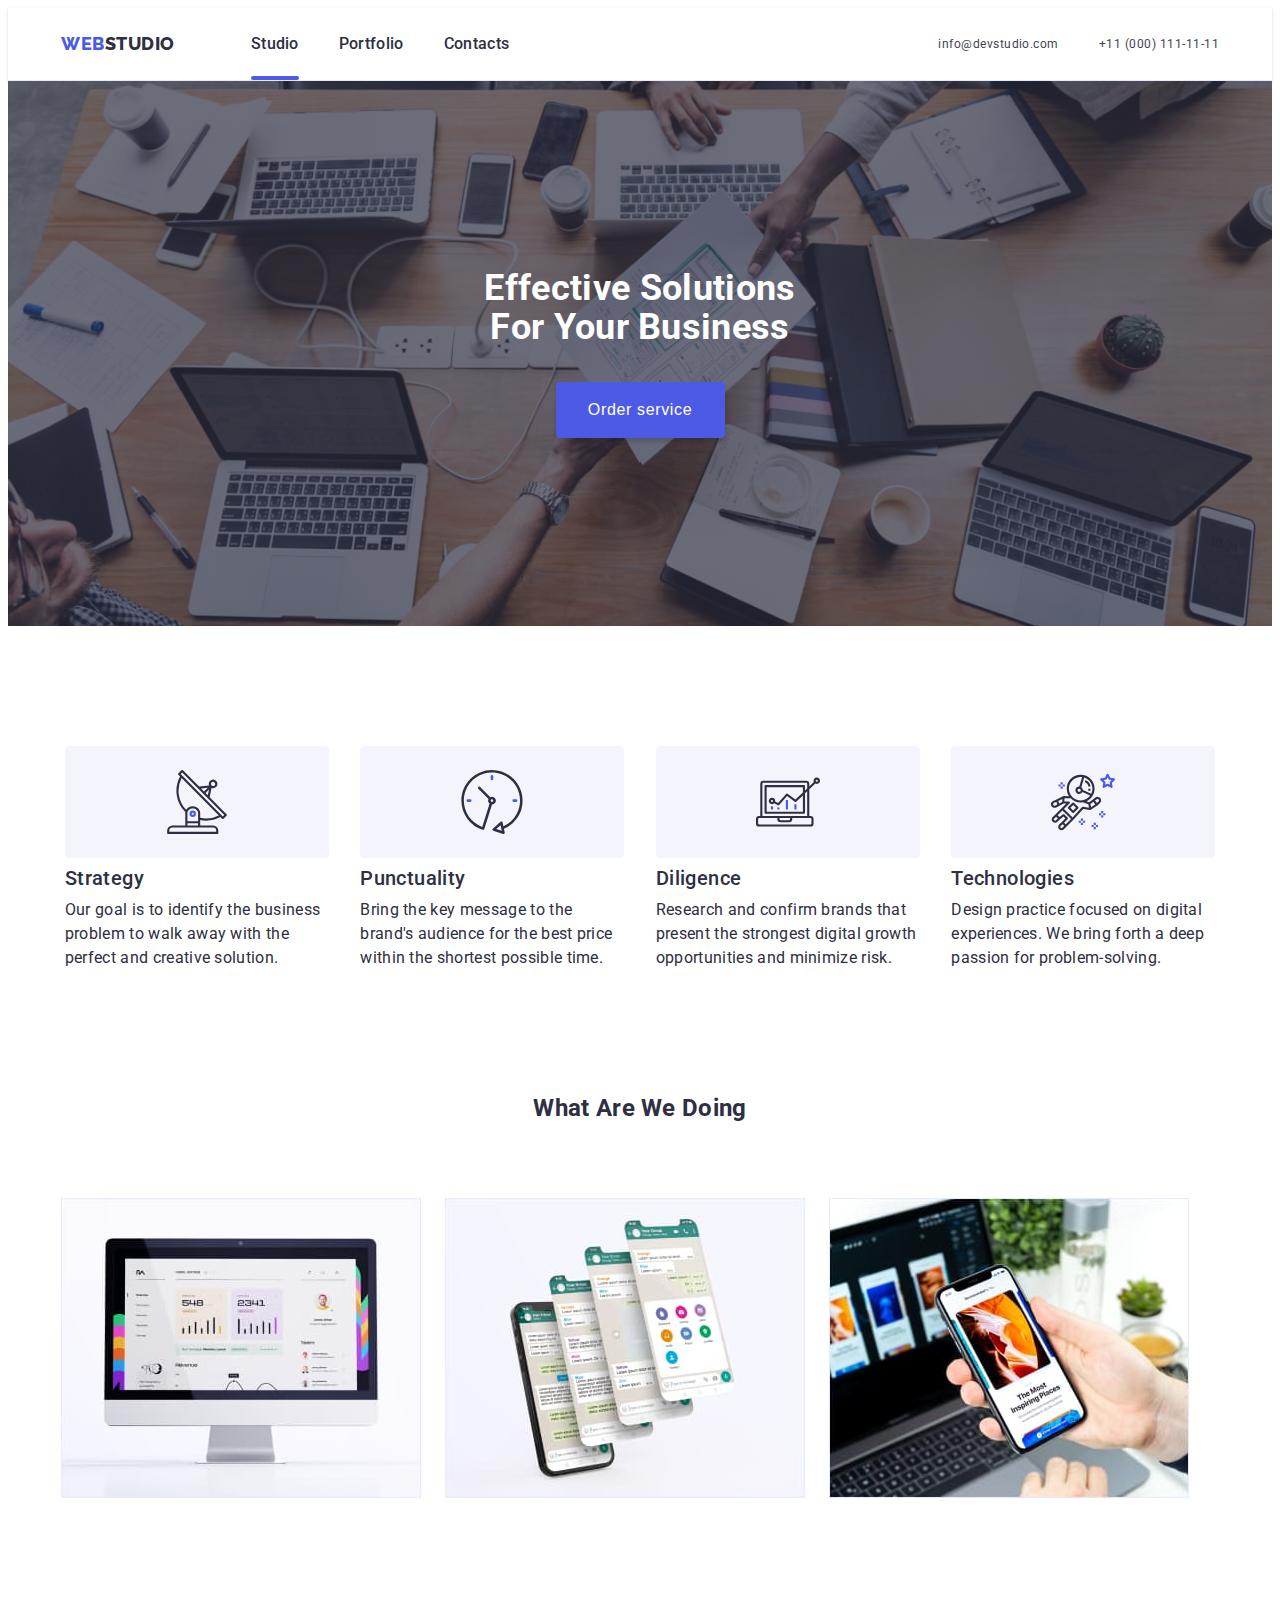
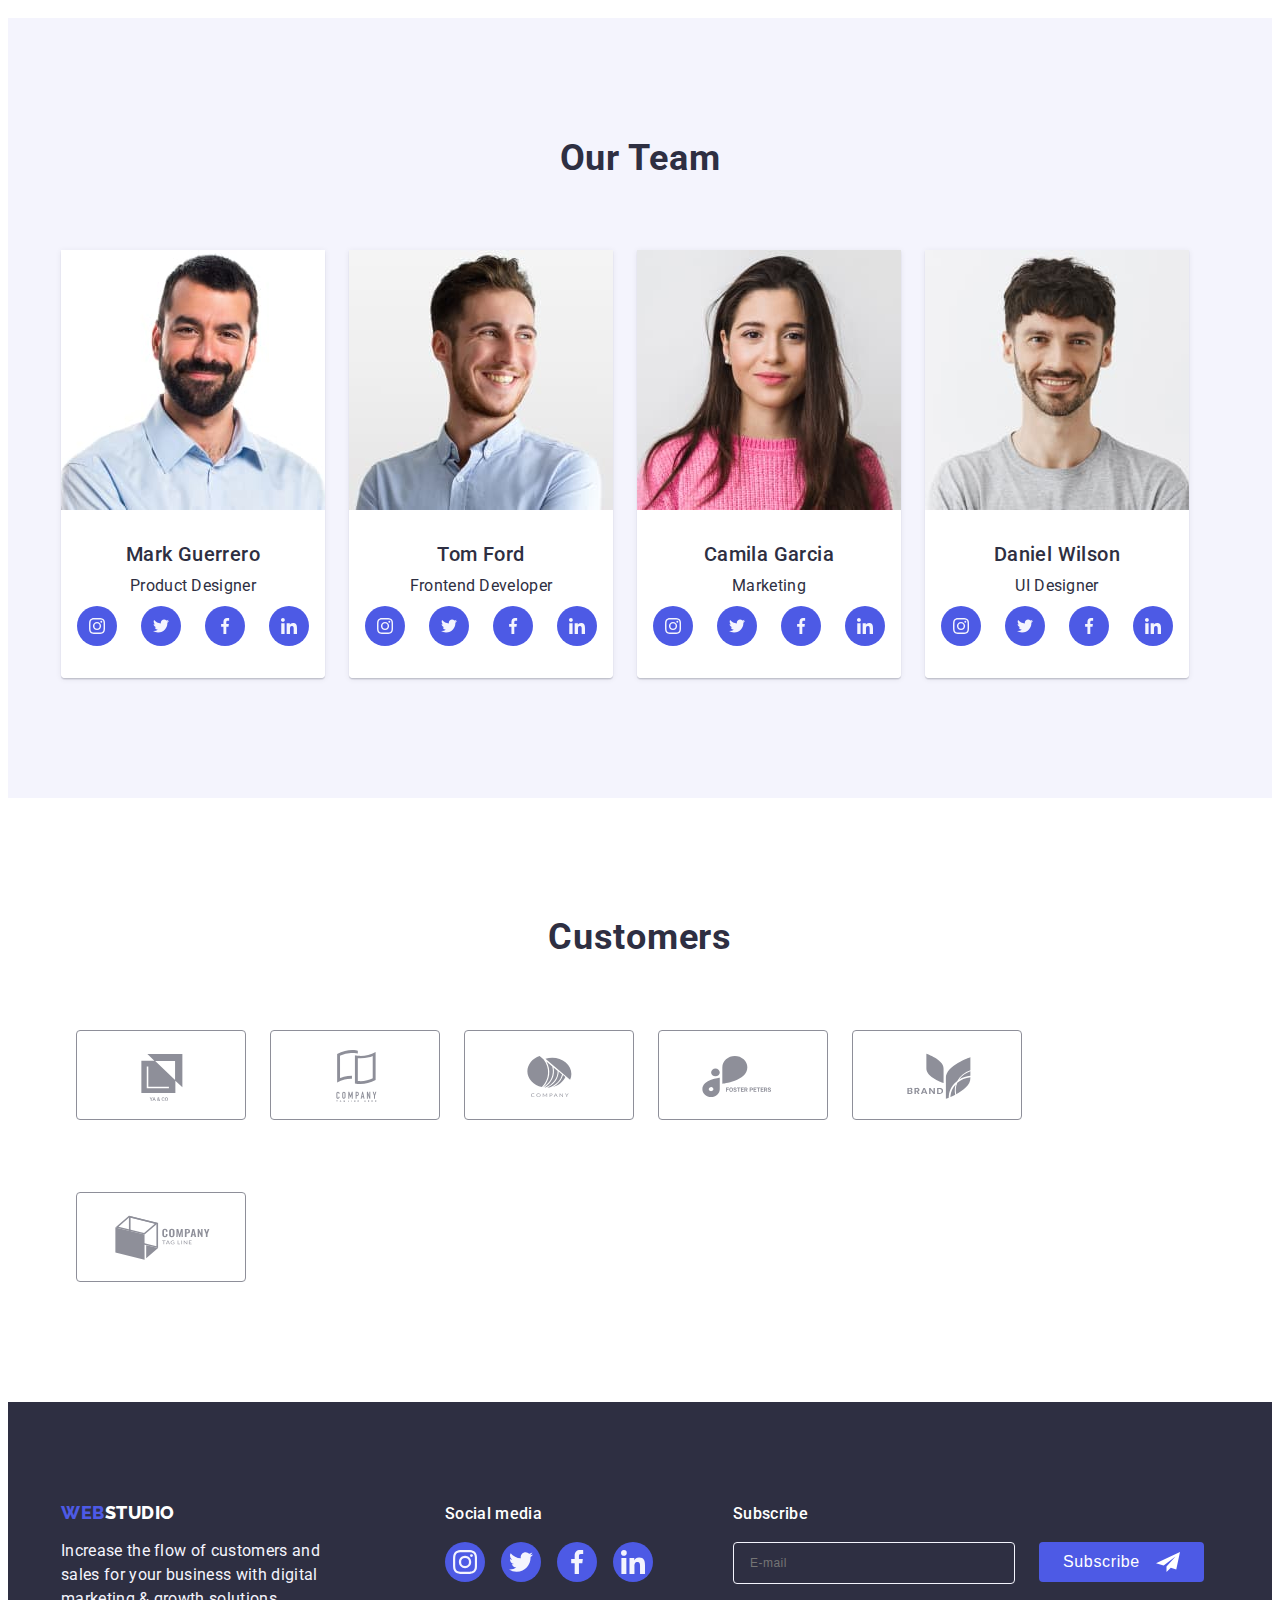
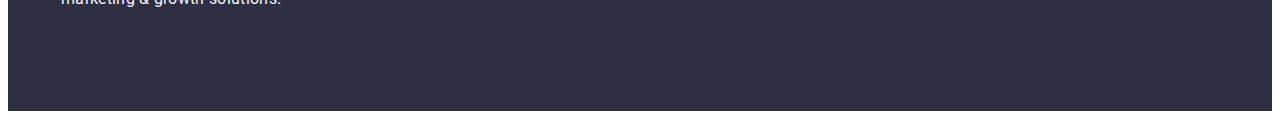
<file: index.html>
<!DOCTYPE html>
<html lang="en">
  <head>
    <meta charset="UTF-8" />
    <meta name="viewport" content="width=device-width, initial-scale=1.0" />
    <title>WebStudio</title>
    <link rel="preconnect" href="https://fonts.googleapis.com" />
    <link rel="preconnect" href="https://fonts.gstatic.com" crossorigin />
    <link
      href="https://fonts.googleapis.com/css2?family=Raleway:wght@800&family=Roboto:wght@400;500;700;900&display=swap"
      rel="stylesheet"
    />
    <link
      rel="stylesheet"
      href="https://cdnjs.cloudflare.com/ajax/libs/modern-normalize/2.0.0/modern-normalize.min.css"
      integrity="sha512-4xo8blKMVCiXpTaLzQSLSw3KFOVPWhm/TRtuPVc4WG6kUgjH6J03IBuG7JZPkcWMxJ5huwaBpOpnwYElP/m6wg=="
      crossorigin="anonymous"
      referrerpolicy="no-referrer"
    />
    <link rel="stylesheet" href="./css/styles.css" />
  </head>
  <body>
    <header class="header">
      <div class="container header-flex-container">
        <nav class="header-nav">
          <a class="logo" href="./index.html">web<span class="logo-dark">studio</span></a>
          <ul class="header-nav-list">
            <li class="header-nav-item">
              <a class="header-nav-link current" href="#">Studio</a>
            </li>
            <li class="header-nav-item">
              <a class="header-nav-link" href="./portfolio.html">Portfolio</a>
            </li>
            <li class="header-nav-item">
              <a class="header-nav-link" href="#">Contacts</a>
            </li>
          </ul>
        </nav>
        <ul class="header-contact-list">
          <li class="header-contact-item">
            <a class="header-contact-link" href="mailto:info@devstudio.com">info@devstudio.com</a>
          </li>
          <li class="header-contact-item">
            <a class="header-contact-link" href="tel:+110001111111">+11 (000) 111-11-11</a>
          </li>
        </ul>
        <button class="header-button-burger-menu">
          <svg class="header-svg-mobile-menu" width="32" height="22">
            <use href="./images/svg/sprite.svg#icon-burger"></use>
          </svg>
        </button>
      </div>
      <div class="mobile-menu" hidden>
        <div class="container mobile-menu-container">
          <button class="close-button">
            <svg width="8" height="8">
              <use href="./images/svg/sprite.svg#icon-modal-close"></use>
            </svg>
          </button>
          <ul class="mobile-menu-nav-list">
            <li class="mobile-menu-nav-item">
              <a class="mobile-menu-nav-link" href="#">Studio</a>
            </li>
            <li class="mobile-menu-nav-item">
              <a class="mobile-menu-nav-link" href="#">Portfolio</a>
            </li>
            <li class="mobile-menu-nav-item">
              <a class="mobile-menu-nav-link" href="#">Contacts</a>
            </li>
          </ul>
          <ul class="mobile-menu-contact-list">
            <li class="mobile-menu-contact-item">
              <a class="mobile-menu-contact-tel" href="tel:+110001111111">+11 (000) 111-11-11</a>
            </li>
            <li class="mobile-menu-contact-item">
              <a class="mobile-menu-contact-mail" href="mailto:info@devstudio.com"
                >info@devstudio.com</a
              >
            </li>
          </ul>
          <ul class="social-list">
            <li class="social-item">
              <a href="#" class="social-link" target="_blank" rel="noopener noreferrer nofollow">
                <svg class="social-svg" width="24" height="24">
                  <use href="./images/svg/sprite.svg#icon-instagram"></use>
                </svg>
              </a>
            </li>
            <li class="social-item">
              <a href="#" class="social-link" target="_blank" rel="noopener noreferrer nofollow">
                <svg class="social-svg" width="24" height="24">
                  <use href="./images/svg/sprite.svg#icon-twitter"></use>
                </svg>
              </a>
            </li>
            <li class="social-item">
              <a href="#" class="social-link" target="_blank" rel="noopener noreferrer nofollow">
                <svg class="social-svg" width="24" height="24">
                  <use href="./images/svg/sprite.svg#icon-facebook"></use>
                </svg>
              </a>
            </li>
            <li class="social-item">
              <a href="#" class="social-link" target="_blank" rel="noopener noreferrer nofollow">
                <svg class="social-svg" width="24" height="24">
                  <use href="./images/svg/sprite.svg#icon-linkedin"></use>
                </svg>
              </a>
            </li>
          </ul>
        </div>
      </div>
    </header>
    <main>
      <section class="hero-section">
        <div class="container">
          <h1 class="hero-title">Effective Solutions for Your Business</h1>
          <button class="hero-btn" type="button">Order service</button>
        </div>
      </section>
      <section class="principles-section">
        <div class="container">
          <h2 class="principles-title">Basic operating principles</h2>
          <ul class="principles-list">
            <li class="principles-item">
              <div class="principles-icon-container">
                <svg class="principles-svg" width="64" height="64">
                  <use class="principles-icon" href="./images/svg/sprite.svg#icon-antenna"></use>
                </svg>
              </div>
              <h3 class="principles-subtitle">Strategy</h3>
              <p class="principles-text">
                Our goal is to identify the business problem to walk away with the perfect and
                creative solution.
              </p>
            </li>
            <li class="principles-item">
              <div class="principles-icon-container">
                <svg class="principles-svg" width="64" height="64">
                  <use class="principles-icon" href="./images/svg/sprite.svg#icon-clock"></use>
                </svg>
              </div>
              <h3 class="principles-subtitle">Punctuality</h3>
              <p class="principles-text">
                Bring the key message to the brand's audience for the best price within the shortest
                possible time.
              </p>
            </li>
            <li class="principles-item">
              <div class="principles-icon-container">
                <svg class="principles-svg" width="64" height="64">
                  <use class="principles-icon" href="./images/svg/sprite.svg#icon-diagram"></use>
                </svg>
              </div>
              <h3 class="principles-subtitle">Diligence</h3>
              <p class="principles-text">
                Research and confirm brands that present the strongest digital growth opportunities
                and minimize risk.
              </p>
            </li>
            <li class="principles-item">
              <div class="principles-icon-container">
                <svg class="principles-svg" width="64" height="64">
                  <use class="principles-icon" href="./images/svg/sprite.svg#icon-astronaut"></use>
                </svg>
              </div>
              <h3 class="principles-subtitle">Technologies</h3>
              <p class="principles-text">
                Design practice focused on digital experiences. We bring forth a deep passion for
                problem-solving.
              </p>
            </li>
          </ul>
        </div>
      </section>
      <section class="service-section">
        <div class="container">
          <h2 class="service-title">What are we doing</h2>
          <ul class="service-list">
            <li class="service-item">
              <img
                src="./images/desktop/service1.jpg"
                alt="images of our work"
                width="360"
                height="300"
              />
            </li>
            <li class="service-item">
              <img
                src="./images/desktop/service2.jpg"
                alt="images of our work"
                width="360"
                height="300"
              />
            </li>
            <li class="service-item">
              <img
                src="./images/desktop/service3.jpg"
                alt="images of our work"
                width="360"
                height="300"
              />
            </li>
          </ul>
        </div>
      </section>
      <section class="team-section">
        <div class="container">
          <h2 class="team-title">Our team</h2>
          <ul class="team-list">
            <li class="team-item">
              <img src="./images/person1.jpg" alt="" width="264" height="260" />
              <div class="team-text-wrapper">
                <h3 class="team-subtitle">Mark Guerrero</h3>
                <p class="team-text">Product Designer</p>
                <ul class="social-list">
                  <li class="social-item">
                    <a
                      href=""
                      class="social-link"
                      target="_blank"
                      rel="noopener noreferrer nofollow"
                    >
                      <svg class="social-svg" aria-label="instagram" width="16" height="16">
                        <use href="./images/svg/sprite.svg#icon-instagram"></use>
                      </svg>
                    </a>
                  </li>
                  <li class="social-item">
                    <a
                      href=""
                      class="social-link"
                      target="_blank"
                      rel="noopener noreferrer nofollow"
                    >
                      <svg class="social-svg" aria-label="instagram" width="16" height="16">
                        <use href="./images/svg/sprite.svg#icon-twitter"></use>
                      </svg>
                    </a>
                  </li>
                  <li class="social-item">
                    <a
                      href=""
                      class="social-link"
                      target="_blank"
                      rel="noopener noreferrer nofollow"
                    >
                      <svg class="social-svg" aria-label="instagram" width="16" height="16">
                        <use href="./images/svg/sprite.svg#icon-facebook"></use>
                      </svg>
                    </a>
                  </li>
                  <li class="social-item">
                    <a
                      href=""
                      class="social-link"
                      target="_blank"
                      rel="noopener noreferrer nofollow"
                    >
                      <svg class="social-svg" aria-label="instagram" width="16" height="16">
                        <use href="./images/svg/sprite.svg#icon-linkedin"></use>
                      </svg>
                    </a>
                  </li>
                </ul>
              </div>
            </li>
            <li class="team-item">
              <img src="./images/person2.jpg" alt="" width="264" height="260" />
              <div class="team-text-wrapper">
                <h3 class="team-subtitle">Tom Ford</h3>
                <p class="team-text">Frontend Developer</p>
                <ul class="social-list">
                  <li class="social-item">
                    <a
                      href=""
                      class="social-link"
                      target="_blank"
                      rel="noopener noreferrer nofollow"
                    >
                      <svg class="social-svg" aria-label="instagram" width="16" height="16">
                        <use href="./images/svg/sprite.svg#icon-instagram"></use>
                      </svg>
                    </a>
                  </li>
                  <li class="social-item">
                    <a
                      href=""
                      class="social-link"
                      target="_blank"
                      rel="noopener noreferrer nofollow"
                    >
                      <svg class="social-svg" aria-label="instagram" width="16" height="16">
                        <use href="./images/svg/sprite.svg#icon-twitter"></use>
                      </svg>
                    </a>
                  </li>
                  <li class="social-item">
                    <a
                      href=""
                      class="social-link"
                      target="_blank"
                      rel="noopener noreferrer nofollow"
                    >
                      <svg class="social-svg" aria-label="instagram" width="16" height="16">
                        <use href="./images/svg/sprite.svg#icon-facebook"></use>
                      </svg>
                    </a>
                  </li>
                  <li class="social-item">
                    <a
                      href=""
                      class="social-link"
                      target="_blank"
                      rel="noopener noreferrer nofollow"
                    >
                      <svg class="social-svg" aria-label="instagram" width="16" height="16">
                        <use href="./images/svg/sprite.svg#icon-linkedin"></use>
                      </svg>
                    </a>
                  </li>
                </ul>
              </div>
            </li>
            <li class="team-item">
              <img src="./images/person3.jpg" alt="" width="264" height="260" />
              <div class="team-text-wrapper">
                <h3 class="team-subtitle">Camila  Garcia</h3>
                <p class="team-text">Marketing</p>
                <ul class="social-list">
                  <li class="social-item">
                    <a
                      href=""
                      class="social-link"
                      target="_blank"
                      rel="noopener noreferrer nofollow"
                    >
                      <svg class="social-svg" aria-label="instagram" width="16" height="16">
                        <use href="./images/svg/sprite.svg#icon-instagram"></use>
                      </svg>
                    </a>
                  </li>
                  <li class="social-item">
                    <a
                      href=""
                      class="social-link"
                      target="_blank"
                      rel="noopener noreferrer nofollow"
                    >
                      <svg class="social-svg" aria-label="instagram" width="16" height="16">
                        <use href="./images/svg/sprite.svg#icon-twitter"></use>
                      </svg>
                    </a>
                  </li>
                  <li class="social-item">
                    <a
                      href=""
                      class="social-link"
                      target="_blank"
                      rel="noopener noreferrer nofollow"
                    >
                      <svg class="social-svg" aria-label="instagram" width="16" height="16">
                        <use href="./images/svg/sprite.svg#icon-facebook"></use>
                      </svg>
                    </a>
                  </li>
                  <li class="social-item">
                    <a
                      href=""
                      class="social-link"
                      target="_blank"
                      rel="noopener noreferrer nofollow"
                    >
                      <svg class="social-svg" aria-label="instagram" width="16" height="16">
                        <use href="./images/svg/sprite.svg#icon-linkedin"></use>
                      </svg>
                    </a>
                  </li>
                </ul>
              </div>
            </li>
            <li class="team-item">
              <img src="./images/person4.jpg" alt="" width="264" height="260" />
              <div class="team-text-wrapper">
                <h3 class="team-subtitle">Daniel Wilson</h3>
                <p class="team-text">UI Designer</p>
                <ul class="social-list">
                  <li class="social-item">
                    <a
                      href=""
                      class="social-link"
                      target="_blank"
                      rel="noopener noreferrer nofollow"
                    >
                      <svg class="social-svg" aria-label="instagram" width="16" height="16">
                        <use href="./images/svg/sprite.svg#icon-instagram"></use>
                      </svg>
                    </a>
                  </li>
                  <li class="social-item">
                    <a
                      href=""
                      class="social-link"
                      target="_blank"
                      rel="noopener noreferrer nofollow"
                    >
                      <svg class="social-svg" aria-label="instagram" width="16" height="16">
                        <use href="./images/svg/sprite.svg#icon-twitter"></use>
                      </svg>
                    </a>
                  </li>
                  <li class="social-item">
                    <a
                      href=""
                      class="social-link"
                      target="_blank"
                      rel="noopener noreferrer nofollow"
                    >
                      <svg class="social-svg" aria-label="instagram" width="16" height="16">
                        <use href="./images/svg/sprite.svg#icon-facebook"></use>
                      </svg>
                    </a>
                  </li>
                  <li class="social-item">
                    <a
                      href=""
                      class="social-link"
                      target="_blank"
                      rel="noopener noreferrer nofollow"
                    >
                      <svg class="social-svg" aria-label="instagram" width="16" height="16">
                        <use href="./images/svg/sprite.svg#icon-linkedin"></use>
                      </svg>
                    </a>
                  </li>
                </ul>
              </div>
            </li>
          </ul>
        </div>
      </section>
      <section class="customers-section">
        <div class="container">
          <h2 class="customers-title">Customers</h2>
          <ul class="customers-list">
            <li class="customers-item">
              <a class="customers-link" href="#" target="_blank" rel="noopener noreferrer nofollow">
                <svg class="customers-svg" width="104" height="56">
                  <use class="customers-icon" href="./images/svg/sprite.svg#icon-logo1"></use>
                </svg>
              </a>
            </li>
            <li class="customers-item">
              <a class="customers-link" href="#" target="_blank" rel="noopener noreferrer nofollow">
                <svg class="customers-svg" width="104" height="56">
                  <use class="customers-icon" href="./images/svg/sprite.svg#icon-logo2"></use>
                </svg>
              </a>
            </li>
            <li class="customers-item">
              <a class="customers-link" href="#" target="_blank" rel="noopener noreferrer nofollow">
                <svg class="customers-svg" width="104" height="56">
                  <use class="customers-icon" href="./images/svg/sprite.svg#icon-logo3"></use>
                </svg>
              </a>
            </li>
            <li class="customers-item">
              <a class="customers-link" href="#" target="_blank" rel="noopener noreferrer nofollow">
                <svg class="customers-svg" width="104" height="56">
                  <use class="customers-icon" href="./images/svg/sprite.svg#icon-logo4"></use>
                </svg>
              </a>
            </li>
            <li class="customers-item">
              <a class="customers-link" href="#" target="_blank" rel="noopener noreferrer nofollow">
                <svg class="customers-svg" width="104" height="56">
                  <use class="customers-icon" href="./images/svg/sprite.svg#icon-logo5"></use>
                </svg>
              </a>
            </li>
            <li class="customers-item">
              <a class="customers-link" href="#" target="_blank" rel="noopener noreferrer nofollow">
                <svg class="customers-svg" width="104" height="56">
                  <use class="customers-icon" href="./images/svg/sprite.svg#icon-logo6"></use>
                </svg>
              </a>
            </li>
          </ul>
        </div>
      </section>
    </main>
    <footer class="footer">
      <div class="container footer-flex-container">
        <div class="footer-logo-text-wrapper">
          <a class="logo logo-wrapper" href="./index.html"
            >web<span class="logo-light">studio</span></a
          >
          <p class="footer-text">
            Increase the flow of customers and sales for your business with digital marketing &
            growth solutions.
          </p>
        </div>
        <div class="footer-social-wrapper">
          <h3 class="footer-subtitle">Social media</h3>
          <ul class="social-list">
            <li class="social-item">
              <a
                href=""
                class="social-link footer-social-hover-color"
                target="_blank"
                rel="noopener noreferrer nofollow"
              >
                <svg class="social-svg" aria-label="instagram" width="24" height="24">
                  <use href="./images/svg/sprite.svg#icon-instagram"></use>
                </svg>
              </a>
            </li>
            <li class="social-item">
              <a
                href=""
                class="social-link footer-social-hover-color"
                target="_blank"
                rel="noopener noreferrer nofollow"
              >
                <svg class="social-svg" aria-label="instagram" width="24" height="24">
                  <use href="./images/svg/sprite.svg#icon-twitter"></use>
                </svg>
              </a>
            </li>
            <li class="social-item">
              <a
                href=""
                class="social-link footer-social-hover-color"
                target="_blank"
                rel="noopener noreferrer nofollow"
              >
                <svg class="social-svg" aria-label="instagram" width="24" height="24">
                  <use href="./images/svg/sprite.svg#icon-facebook"></use>
                </svg>
              </a>
            </li>
            <li class="social-item">
              <a
                href=""
                class="social-link footer-social-hover-color"
                target="_blank"
                rel="noopener noreferrer nofollow"
              >
                <svg class="social-svg" aria-label="instagram" width="24" height="24">
                  <use href="./images/svg/sprite.svg#icon-linkedin"></use>
                </svg>
              </a>
            </li>
          </ul>
        </div>
        <div class="footer-subscribe-wrapper">
          <h3 class="footer-subtitle">Subscribe</h3>
          <form class="footer-form">
            <input class="footer-input" type="email" placeholder="E-mail" />
            <button class="footer-button" type="submit">Subscribe</button>
          </form>
        </div>
      </div>
    </footer>
    <div class="backdrop" hidden>
      <div class="modal">
        <button class="modal-btn">
          <svg class="modal-close-svg" width="8" height="8">
            <use href="./images/svg/sprite.svg#icon-modal-close"></use>
          </svg>
        </button>
        <form class="modal-form">
          <p class="modal-subtitle">Leave your contacts and we will call you back</p>
          <label class="modal-label">
            <span class="modal-label-text">Name</span>
            <div class="modal-input-icon-wrapper">
              <input class="modal-input" type="text" />
              <svg class="modal-input-svg" width="18" height="24">
                <use
                  class="modal-input-icon"
                  href="./images/svg/sprite.svg#icon-modal-person"
                ></use>
              </svg>
            </div>
          </label>
          <label class="modal-label">
            <span class="modal-label-text">Phone</span>
            <div class="modal-input-icon-wrapper">
              <input class="modal-input" type="number" />
              <svg class="modal-input-svg" width="18" height="24">
                <use class="modal-input-icon" href="./images/svg/sprite.svg#icon-modal-phone"></use>
              </svg>
            </div>
          </label>
          <label class="modal-label">
            <span class="modal-label-text">Email</span>
            <div class="modal-input-icon-wrapper">
              <input class="modal-input" type="email" />
              <svg class="modal-input-svg" width="18" height="24">
                <use class="modal-input-icon" href="./images/svg/sprite.svg#icon-modal-email"></use>
              </svg>
            </div>
          </label>
          <label class="modal-label">
            <span class="modal-label-text"> Comment </span>
            <textarea class="modal-textarea" name="" placeholder="Text input"></textarea>
          </label>
          <label class="modal-label-checkbox">
            <input class="modal-input-checkbox" type="checkbox" />
            <svg class="modal-checkbox-svg" width="16" height="16">
              <use class="modal-checkbox-icon" href="./images/svg/sprite.svg#icon-checkmark"></use>
            </svg>
            <span class="modal-text"
              >I accept the terms and conditions of the
              <a class="modal-text-link" href="#">Privacy Policy</a>
            </span>
          </label>
          <button class="modal-button" type="submit">Send</button>
        </form>
      </div>
    </div>
  </body>
</html>
</file>
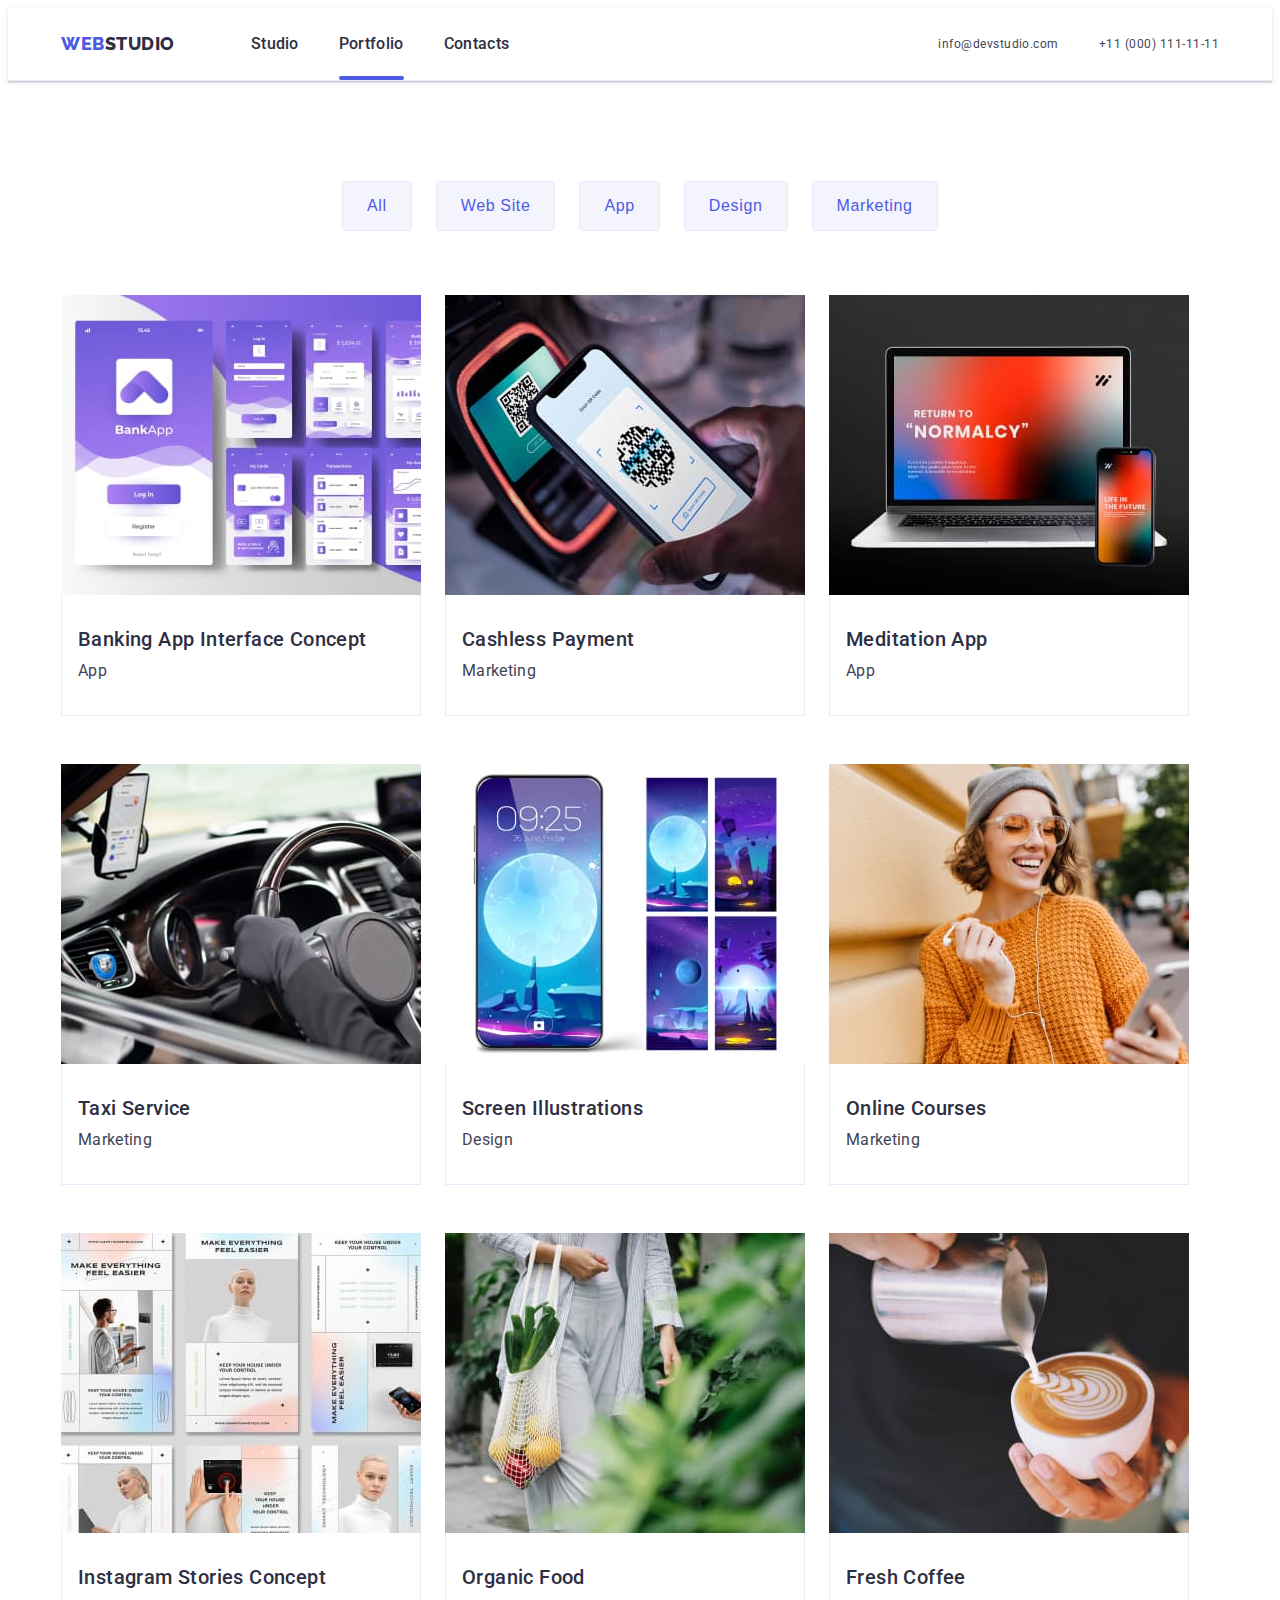
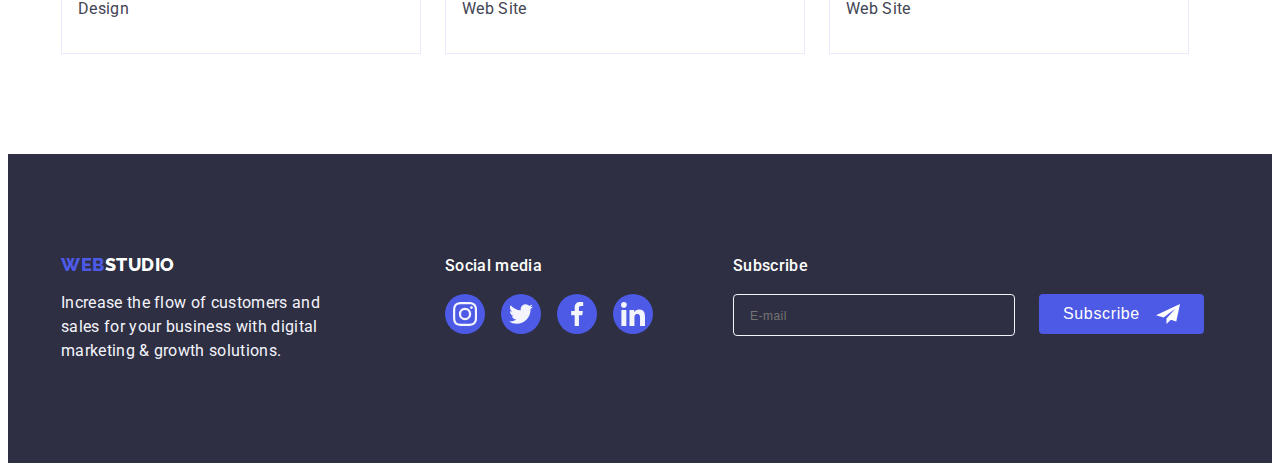
<file: portfolio.html>
<!DOCTYPE html>
<html lang="en">
  <head>
    <meta charset="UTF-8" />
    <meta name="viewport" content="width=device-width, initial-scale=1.0" />
    <title>Portfolio</title>
    <link rel="preconnect" href="https://fonts.googleapis.com" />
    <link rel="preconnect" href="https://fonts.gstatic.com" crossorigin />
    <link
      href="https://fonts.googleapis.com/css2?family=Raleway:wght@800&family=Roboto:wght@400;500;700;900&display=swap"
      rel="stylesheet"
    />
    <link
      rel="stylesheet"
      href="https://cdnjs.cloudflare.com/ajax/libs/modern-normalize/2.0.0/modern-normalize.min.css"
      integrity="sha512-4xo8blKMVCiXpTaLzQSLSw3KFOVPWhm/TRtuPVc4WG6kUgjH6J03IBuG7JZPkcWMxJ5huwaBpOpnwYElP/m6wg=="
      crossorigin="anonymous"
      referrerpolicy="no-referrer"
    />
    <link rel="stylesheet" href="./css/styles.css" />
  </head>
  <body>
    <header class="header">
      <div class="container header-flex-container">
        <nav class="header-nav">
          <a class="logo" href="./index.html">web<span class="logo-dark">studio</span></a>
          <ul class="header-nav-list">
            <li class="header-nav-item">
              <a class="header-nav-link" href="./index.html">Studio</a>
            </li>
            <li class="header-nav-item">
              <a class="header-nav-link current" href="#">Portfolio</a>
            </li>
            <li class="header-nav-item">
              <a class="header-nav-link" href="#">Contacts</a>
            </li>
          </ul>
        </nav>
        <ul class="header-contact-list">
          <li class="header-contact-item">
            <a class="header-contact-link" href="mailto:info@devstudio.com">info@devstudio.com</a>
          </li>
          <li class="header-contact-item">
            <a class="header-contact-link" href="tel:+110001111111">+11 (000) 111-11-11</a>
          </li>
        </ul>
        <button class="header-button-burger-menu">
          <svg class="header-svg-mobile-menu" width="32" height="22">
            <use href="./images/svg/sprite.svg#icon-burger"></use>
          </svg>
        </button>
      </div>
      <div class="mobile-menu" hidden>
        <div class="container mobile-menu-container">
          <button class="close-button">
            <svg width="8" height="8">
              <use href="./images/svg/sprite.svg#icon-modal-close"></use>
            </svg>
          </button>
          <ul class="mobile-menu-nav-list">
            <li class="mobile-menu-nav-item">
              <a class="mobile-menu-nav-link" href="#">Studio</a>
            </li>
            <li class="mobile-menu-nav-item">
              <a class="mobile-menu-nav-link" href="#">Portfolio</a>
            </li>
            <li class="mobile-menu-nav-item">
              <a class="mobile-menu-nav-link" href="#">Contacts</a>
            </li>
          </ul>
          <ul class="mobile-menu-contact-list">
            <li class="mobile-menu-contact-item">
              <a class="mobile-menu-contact-tel" href="tel:+110001111111">+11 (000) 111-11-11</a>
            </li>
            <li class="mobile-menu-contact-item">
              <a class="mobile-menu-contact-mail" href="mailto:info@devstudio.com"
                >info@devstudio.com</a
              >
            </li>
          </ul>
          <ul class="social-list">
            <li class="social-item">
              <a href="#" class="social-link" target="_blank" rel="noopener noreferrer nofollow">
                <svg class="social-svg" width="24" height="24">
                  <use href="./images/svg/sprite.svg#icon-instagram"></use>
                </svg>
              </a>
            </li>
            <li class="social-item">
              <a href="#" class="social-link" target="_blank" rel="noopener noreferrer nofollow">
                <svg class="social-svg" width="24" height="24">
                  <use href="./images/svg/sprite.svg#icon-twitter"></use>
                </svg>
              </a>
            </li>
            <li class="social-item">
              <a href="#" class="social-link" target="_blank" rel="noopener noreferrer nofollow">
                <svg class="social-svg" width="24" height="24">
                  <use href="./images/svg/sprite.svg#icon-facebook"></use>
                </svg>
              </a>
            </li>
            <li class="social-item">
              <a href="#" class="social-link" target="_blank" rel="noopener noreferrer nofollow">
                <svg class="social-svg" width="24" height="24">
                  <use href="./images/svg/sprite.svg#icon-linkedin"></use>
                </svg>
              </a>
            </li>
          </ul>
        </div>
      </div>
    </header>
    <main>
      <section class="gallery-section">
        <div class="container">
          <ul class="gallery-nav-list">
            <li><button class="gallery-nav-btn" type="button">All</button></li>
            <li>
              <button class="gallery-nav-btn" type="button">Web Site</button>
            </li>
            <li><button class="gallery-nav-btn" type="button">App</button></li>
            <li>
              <button class="gallery-nav-btn" type="button">Design</button>
            </li>
            <li>
              <button class="gallery-nav-btn" type="button">Marketing</button>
            </li>
          </ul>
          <ul class="gallery-card-list">
            <li class="gallery-card-item">
              <a
                href="#"
                class="gallery-card-link"
                target="_blank"
                rel="noopener noreferrer nofollow"
              >
                <div class="gallery-card-image-wrapper">
                  <picture>
                    <source
                      srcset="./images/portfolio-table-desktop/work-image1.jpg"
                      media="(min-width: 768px)"
                      width="356"
                    />
                    <img class="gallery-card-icon" src="./images/mobile/portfolio/work-image1.jpg" alt="" width="396" />
                  </picture>
                  <p class="gallery-text-overlay">
                    14 Stylish and User-Friendly App Design Concepts · Task Manager App · Calorie
                    Tracker App · Exotic Fruit Ecommerce App · Cloud Storage App
                  </p>
                </div>
                <div class="gallery-card-text-wrapper">
                  <h3 class="gallery-card-subtitle">Banking App Interface Concept</h3>
                  <p class="gallery-card-text">App</p>
                </div>
              </a>
            </li>
            <li class="gallery-card-item">
              <a
                href="#"
                class="gallery-card-link"
                target="_blank"
                rel="noopener noreferrer nofollow"
              >
                <div class="gallery-card-image-wrapper">
                  <picture>
                    <source
                      srcset="./images/portfolio-table-desktop/work-image2.jpg"
                      media="(min-width: 768px)"
                      width="356"
                    />
                    <img class="gallery-card-icon" src="./images/mobile/portfolio/work-image2.jpg" alt="" width="396" />
                  </picture>
                  <p class="gallery-text-overlay">
                    14 Stylish and User-Friendly App Design Concepts · Task Manager App · Calorie
                    Tracker App · Exotic Fruit Ecommerce App · Cloud Storage App
                  </p>
                </div>
                <div class="gallery-card-text-wrapper">
                  <h3 class="gallery-card-subtitle">Cashless Payment</h3>
                  <p class="gallery-card-text">Marketing</p>
                </div>
              </a>
            </li>
            <li class="gallery-card-item">
              <a
                href="#"
                class="gallery-card-link"
                target="_blank"
                rel="noopener noreferrer nofollow"
              >
                <div class="gallery-card-image-wrapper">
                  <picture>
                    <source
                      srcset="./images/portfolio-table-desktop/work-image3.jpg"
                      media="(min-width: 768px)"
                      width="356"
                    />
                    <img class="gallery-card-icon" src="./images/mobile/portfolio/work-image3.jpg" alt="" width="396" />
                  </picture>
                  <p class="gallery-text-overlay">
                    14 Stylish and User-Friendly App Design Concepts · Task Manager App · Calorie
                    Tracker App · Exotic Fruit Ecommerce App · Cloud Storage App
                  </p>
                </div>
                <div class="gallery-card-text-wrapper">
                  <h3 class="gallery-card-subtitle">Meditation App</h3>
                  <p class="gallery-card-text">App</p>
                </div>
              </a>
            </li>
            <li class="gallery-card-item">
              <a
                href="#"
                class="gallery-card-link"
                target="_blank"
                rel="noopener noreferrer nofollow"
              >
                <div class="gallery-card-image-wrapper">
                  <picture>
                    <source
                      srcset="./images/portfolio-table-desktop/work-image4.jpg"
                      media="(min-width: 768px)"
                      width="356"
                    />
                    <img class="gallery-card-icon" src="./images/mobile/portfolio/work-image4.jpg" alt="" width="396" />
                  </picture>
                  <p class="gallery-text-overlay">
                    14 Stylish and User-Friendly App Design Concepts · Task Manager App · Calorie
                    Tracker App · Exotic Fruit Ecommerce App · Cloud Storage App
                  </p>
                </div>
                <div class="gallery-card-text-wrapper">
                  <h3 class="gallery-card-subtitle">Taxi Service</h3>
                  <p class="gallery-card-text">Marketing</p>
                </div>
              </a>
            </li>
            <li class="gallery-card-item">
              <a
                href="#"
                class="gallery-card-link"
                target="_blank"
                rel="noopener noreferrer nofollow"
              >
                <div class="gallery-card-image-wrapper">
                  <picture>
                    <source
                      srcset="./images/portfolio-table-desktop/work-image5.jpg"
                      media="(min-width: 768px)"
                      width="356"
                    />
                    <img class="gallery-card-icon" src="./images/mobile/portfolio/work-image5.jpg" alt="" width="396" />
                  </picture>
                  <p class="gallery-text-overlay">
                    14 Stylish and User-Friendly App Design Concepts · Task Manager App · Calorie
                    Tracker App · Exotic Fruit Ecommerce App · Cloud Storage App
                  </p>
                </div>
                <div class="gallery-card-text-wrapper">
                  <h3 class="gallery-card-subtitle">Screen Illustrations</h3>
                  <p class="gallery-card-text">Design</p>
                </div>
              </a>
            </li>
            <li class="gallery-card-item">
              <a
                href="#"
                class="gallery-card-link"
                target="_blank"
                rel="noopener noreferrer nofollow"
              >
                <div class="gallery-card-image-wrapper">
                  <picture>
                    <source
                      srcset="./images/portfolio-table-desktop/work-image6.jpg"
                      media="(min-width: 768px)"
                      width="356"
                    />
                    <img class="gallery-card-icon" src="./images/mobile/portfolio/work-image6.jpg" alt="" width="396" />
                  </picture>
                  <p class="gallery-text-overlay">
                    14 Stylish and User-Friendly App Design Concepts · Task Manager App · Calorie
                    Tracker App · Exotic Fruit Ecommerce App · Cloud Storage App
                  </p>
                </div>
                <div class="gallery-card-text-wrapper">
                  <h3 class="gallery-card-subtitle">Online Courses</h3>
                  <p class="gallery-card-text">Marketing</p>
                </div>
              </a>
            </li>
            <li class="gallery-card-item">
              <a
                href="#"
                class="gallery-card-link"
                target="_blank"
                rel="noopener noreferrer nofollow"
              >
                <div class="gallery-card-image-wrapper">
                  <picture>
                    <source
                      srcset="./images/portfolio-table-desktop/work-image7.jpg"
                      media="(min-width: 768px)"
                      width="356"
                    />
                    <img class="gallery-card-icon" src="./images/mobile/portfolio/work-image7.jpg" alt="" width="396" />
                  </picture>
                  <p class="gallery-text-overlay">
                    14 Stylish and User-Friendly App Design Concepts · Task Manager App · Calorie
                    Tracker App · Exotic Fruit Ecommerce App · Cloud Storage App
                  </p>
                </div>
                <div class="gallery-card-text-wrapper">
                  <h3 class="gallery-card-subtitle">Instagram Stories Concept</h3>
                  <p class="gallery-card-text">Design</p>
                </div>
              </a>
            </li>
            <li class="gallery-card-item">
              <a
                href="#"
                class="gallery-card-link"
                target="_blank"
                rel="noopener noreferrer nofollow"
              >
                <div class="gallery-card-image-wrapper">
                  <picture>
                  <picture>
                    <source
                      srcset="./images/portfolio-table-desktop/work-image8.jpg"
                      media="(min-width: 768px)"
                      width="356"
                    />
                    <img class="gallery-card-icon" src="./images/mobile/portfolio/work-image8.jpg" alt="" width="396" />
                  </picture>
                  <p class="gallery-text-overlay">
                    14 Stylish and User-Friendly App Design Concepts · Task Manager App · Calorie
                    Tracker App · Exotic Fruit Ecommerce App · Cloud Storage App
                  </p>
                </div>
                <div class="gallery-card-text-wrapper">
                  <h3 class="gallery-card-subtitle">Organic Food</h3>
                  <p class="gallery-card-text">Web Site</p>
                </div>
              </a>
            </li>
            <li class="gallery-card-item">
              <a
                href="#"
                class="gallery-card-link"
                target="_blank"
                rel="noopener noreferrer nofollow"
              >
                <div class="gallery-card-image-wrapper">
                  <picture>
                    <source
                      srcset="./images/portfolio-table-desktop/work-image9.jpg"
                      media="(min-width: 768px)"
                      width="356"
                    />
                    <img class="gallery-card-icon" src="./images/mobile/portfolio/work-image9.jpg" alt="" width="396" />
                  </picture>
                  <p class="gallery-text-overlay">
                    14 Stylish and User-Friendly App Design Concepts · Task Manager App · Calorie
                    Tracker App · Exotic Fruit Ecommerce App · Cloud Storage App
                  </p>
                </div>
                <div class="gallery-card-text-wrapper">
                  <h3 class="gallery-card-subtitle">Fresh Coffee</h3>
                  <p class="gallery-card-text">Web Site</p>
                </div>
              </a>
            </li>
          </ul>
        </div>
      </section>
    </main>
    <footer class="footer">
      <div class="container footer-flex-container">
        <div class="footer-logo-text-wrapper">
          <a class="logo logo-wrapper" href="./index.html"
            >web<span class="logo-light">studio</span></a
          >
          <p class="footer-text">
            Increase the flow of customers and sales for your business with digital marketing &
            growth solutions.
          </p>
        </div>
        <div class="footer-social-wrapper">
          <h3 class="footer-subtitle">Social media</h3>
          <ul class="social-list">
            <li class="social-item">
              <a
                href=""
                class="social-link footer-social-hover-color"
                target="_blank"
                rel="noopener noreferrer nofollow"
              >
                <svg class="social-svg" aria-label="instagram" width="24" height="24">
                  <use href="./images/svg/sprite.svg#icon-instagram"></use>
                </svg>
              </a>
            </li>
            <li class="social-item">
              <a
                href=""
                class="social-link footer-social-hover-color"
                target="_blank"
                rel="noopener noreferrer nofollow"
              >
                <svg class="social-svg" aria-label="instagram" width="24" height="24">
                  <use href="./images/svg/sprite.svg#icon-twitter"></use>
                </svg>
              </a>
            </li>
            <li class="social-item">
              <a
                href=""
                class="social-link footer-social-hover-color"
                target="_blank"
                rel="noopener noreferrer nofollow"
              >
                <svg class="social-svg" aria-label="instagram" width="24" height="24">
                  <use href="./images/svg/sprite.svg#icon-facebook"></use>
                </svg>
              </a>
            </li>
            <li class="social-item">
              <a
                href=""
                class="social-link footer-social-hover-color"
                target="_blank"
                rel="noopener noreferrer nofollow"
              >
                <svg class="social-svg" aria-label="instagram" width="24" height="24">
                  <use href="./images/svg/sprite.svg#icon-linkedin"></use>
                </svg>
              </a>
            </li>
          </ul>
        </div>
        <div class="footer-subscribe-wrapper">
          <h3 class="footer-subtitle">Subscribe</h3>
          <form class="footer-form">
            <input class="footer-input" type="email" placeholder="E-mail" />
            <button class="footer-button" type="submit">Subscribe</button>
          </form>
        </div>
      </div>
    </footer>
  </body>
</html>
</file>
<file: css/styles.css>
:root {
  --primary-bg-color: #ffffff;
  --secondary-bg-color: #2e2f42;
  --additional-bg-color: #f4f4fd;
  --logo-color: #4d5ae5;
  --item-active-color: #404bbf;
  --primary-title-color: #ffffff;
  --secondary-title-color: #2e2f42;
  --primary-text-color: #2e2f42;
  --secondary-text-color: #434455;
  --primary-btn-color: #ffffff;
  --second-btn-color: #4d5ae5;
  --transform-text-color: #404bbf;
}

/* ---------------------------------------CSS RESET------------------------------------------------- */

body {
  min-height: 100vh;
  font-family: 'Roboto', sans-serif;
  color: #2e2f42;
  font-size: 16px;
  line-height: 1.5;
  letter-spacing: 0.02em;
}
ul,
ol {
  list-style: none;
  margin-top: 0;
  margin-bottom: 0;
  padding-left: 0;
}

h1,
h2,
h3,
h4,
p {
  margin-top: 0;
  margin-bottom: 0;
}

a {
  display: block;
  text-decoration: none;
  color: inherit;
}

img,
svg {
  display: block;
  max-width: 100%;
  height: auto;
}
button {
  cursor: pointer;
  padding: 0;
  border: none;
  background-color: transparent;
}
input {
  padding: 0;
}

/* --------------------------------------COMPONENTS------------------------------------------------ */

.container {
  width: 100%;
  padding-left: 15px;
  padding-right: 15px;
}

.close-button {
  position: absolute;
  top: 24px;
  right: 24px;
  display: flex;
  justify-content: center;
  align-items: center;
  width: 24px;
  height: 24px;
  border-radius: 50%;
  background-color: #e7e9fc;
  transition: background-color 250ms cubic-bezier(0.4, 0, 0.2, 1),
    fill 250ms cubic-bezier(0.4, 0, 0.2, 1);
  border: 1px solid rgba(0, 0, 0, 0.1);
}
.close-button:hover,
.close-button:focus {
  background-color: var(--item-active-color);
  fill: var(--primary-btn-color);
}

.social-list {
  display: flex;
  justify-content: space-between;
}
.social-link {
  display: flex;
  justify-content: center;
  align-items: center;
  width: 40px;
  height: 40px;
  border-radius: 50%;
  fill: var(--additional-bg-color);
  background-color: var(--second-btn-color);
  transition: background-color 250ms cubic-bezier(0.4, 0, 0.2, 1);
}
.social-link:hover,
.social-link:focus {
  background-color: var(--item-active-color);
}

/* MEDIA */

@media screen and (min-width: 428px) {
  .container {
    width: 428px;
    margin-left: auto;
    margin-right: auto;
  }
}
@media screen and (min-width: 768px) {
  .container {
    width: 768px;
  }
}
@media screen and (min-width: 1158px) {
  .container {
    width: 1158px;
  }
}

/* ----------------------------------------HEADER-------------------------------------------------- */

.header {
  border-bottom: 1px solid #e7e9fc;
  box-shadow: 0 1px 6px 0 rgba(46, 47, 66, 0.08), 0 1px 1px 0 rgba(46, 47, 66, 0.16),
    0 2px 1px 0 rgba(46, 47, 66, 0.08);
  padding-top: 24px;
  padding-bottom: 24px;
}

.header-flex-container {
  display: flex;
  justify-content: space-between;
  align-items: center;
}
.header-nav-list {
  display: none;
}
.header-contact-list {
  display: none;
}

.logo {
  font-family: 'Raleway', sans-serif;
  font-weight: 800;
  font-size: 18px;
  line-height: 1.17;
  letter-spacing: 0.03em;
  text-transform: uppercase;
  color: #4d5ae5;
}
.logo-dark {
  color: var(--primary-text-color);
}

/* MEDIA */

@media screen and (min-width: 768px) {
  .header {
    padding: 0;
  }
  .header-nav {
    display: flex;
    align-items: center;
  }
  .logo {
    margin-right: 120px;
  }
  .header-nav-list {
    display: flex;
    align-items: center;
    column-gap: 40px;
  }
  .header-nav-link {
    padding-top: 24px;
    padding-bottom: 24px;
    font-weight: 500;
    font-size: 16px;
    line-height: 1.5;
    letter-spacing: 0.02em;
    transition: color 250ms cubic-bezier(0.4, 0, 0.2, 1);
  }
  .header-nav-link:hover,
  .header-nav-link:focus {
    color: var(--item-active-color);
  }
  .current {
    position: relative;
  }
  .current::after {
    position: absolute;
    bottom: 0;
    left: 0;
    content: '';
    height: 4px;
    width: 100%;
    background-color: var(--logo-color);
    border-radius: 2px;
  }
  .header-contact-list {
    display: flex;
    flex-direction: column;
    row-gap: 12px;
  }
  .header-contact-link {
    font-weight: 400;
    font-size: 12px;
    line-height: 1.17;
    letter-spacing: 0.04em;
    transition: color 250ms cubic-bezier(0.4, 0, 0.2, 1);
    color: #434455;
  }

  .header-contact-link:hover,
  .header-contact-link:focus {
    color: var(--item-active-color);
  }
  .header-button-burger-menu {
    display: none;
  }
}

@media screen and (min-width: 1158px) {
  .logo {
    margin-right: 76px;
  }
  .header-contact-list {
    flex-direction: row;
    column-gap: 40px;
    font-size: 16px;
    line-height: 1.5;
    letter-spacing: 0.02em;
  }
}

/* ------------------------------MOBILE MENU--------------------------------------- */

.mobile-menu {
  position: fixed;
  top: 0;
  left: 0;
  width: 100%;
  height: 100%;
  overflow: auto;
  background-color: var(--primary-bg-color);
}
.mobile-menu-container {
  position: relative;
  padding-top: 80px;
  padding-left: 40px;
  padding-bottom: 40px;
}
.mobile-menu-nav-list {
  display: flex;
  flex-direction: column;
  row-gap: 40px;
  margin-bottom: 284px;
}
.mobile-menu-nav-link {
  font-weight: 700;
  font-size: 36px;
  line-height: 1.11111;
  transition: color 250ms cubic-bezier(0.4, 0, 0.2, 1);
}
.mobile-menu-nav-link:hover,
.mobile-menu-nav-link:focus {
  color: var(--item-active-color);
}
.mobile-menu-contact-list {
  display: flex;
  flex-direction: column;
  row-gap: 40px;
  margin-bottom: 48px;
}
.mobile-menu-contact-tel {
  font-weight: 700;
  font-size: 36px;
  line-height: 1.11111;
  letter-spacing: 0.02em;
  text-transform: capitalize;
  color: var(--logo-color);
}
.mobile-menu-contact-mail {
  font-weight: 500;
  font-size: 20px;
  line-height: 1.2;
  color: #434455;
}

@media screen and (min-width: 768px) {
  .mobile-menu {
    display: none;
  }
}

/* --------------------------------HERO SECTION------------------------------------ */

.hero-section {
  padding-top: 112px;
  padding-bottom: 112px;
  background-color: var(--secondary-bg-color);
  background-image: linear-gradient(to right, rgba(46, 47, 66, 0.7), rgba(46, 47, 66, 0.7)),
    url('../images/mobile/hero-mobile-image.jpg');
  background-repeat: no-repeat;
  background-position: center;
  background-size: cover;
  text-align: center;
  max-width: 100%;
}
.hero-title {
  max-width: 320px;
  margin-left: auto;
  margin-right: auto;
  margin-bottom: 72px;
  font-size: 36px;
  line-height: 1.11;
  text-transform: capitalize;
  color: var(--primary-title-color);
}
.hero-btn {
  font-weight: 500;
  font-size: 16px;
  line-height: 1.5;
  letter-spacing: 0.04em;
  color: #fff;
  border-radius: 4px;
  padding: 16px 32px;
  width: 169px;
  box-shadow: 0 4px 4px 0 rgba(0, 0, 0, 0.15);
  background-color: var(--second-btn-color);
  transition: background-color 250ms cubic-bezier(0.4, 0, 0.2, 1);
  border: none;
}
.hero-btn:hover,
.hero-btn:focus {
  background-color: var(--item-active-color);
}

/* MEDIA */

@media screen and (min-width: 768px) {
  .hero-section {
    background-image: linear-gradient(to right, rgba(46, 47, 66, 0.7), rgba(46, 47, 66, 0.7)),
      url('../images/tablet/hero-tablet-image.jpg');
  }
  .hero-title {
    font-size: 36px;
    line-height: 1.07;
    margin-bottom: 36px;
  }
}
@media screen and (min-width: 1158px) {
  .hero-section {
    padding-top: 188px;
    padding-bottom: 188px;
    background-image: linear-gradient(to right, rgba(46, 47, 66, 0.7), rgba(46, 47, 66, 0.7)),
      url('../images/desktop/people-office.jpg');
  }
}

/* -------------------------------PRINCIPLES SECTION---------------------------------------- */

.principles-section {
  padding-top: 96px;
  padding-bottom: 96px;
}
.principles-title {
  display: none;
}
.principles-icon-container {
  display: none;
}
.principles-list {
  display: flex;
  flex-direction: column;
  row-gap: 72px;
}
.principles-item {
  max-width: 396px;
  margin-left: auto;
  margin-right: auto;
}
.principles-subtitle {
  font-weight: 700;
  font-size: 36px;
  line-height: 1.1;
  letter-spacing: 0.02em;
  text-align: center;
  margin-bottom: 8px;
}
.principles-text {
  font-weight: 500;
}

/* MEDIA */

@media screen and (min-width: 768px) {
  .principles-list {
    flex-wrap: wrap;
    flex-direction: row;
    column-gap: 24px;
  }
  .principles-item {
    max-width: 356px;
    margin-left: auto;
    margin-right: auto;
  }
  .principles-subtitle {
    text-align: start;
  }
  .principles-text {
    font-weight: 400;
  }
}

@media screen and (min-width: 1158px) {
  .principles-section {
    padding-top: 120px;
    padding-bottom: 120px;
  }
  .principles-item {
    max-width: 264px;
    margin-left: auto;
    margin-right: auto;
  }
  .principles-icon-container {
    display: flex;
    justify-content: center;
    align-items: center;
    height: 112px;
    border-radius: 4px;
    margin-bottom: 8px;
    background: #f4f4fd;
  }
  .principles-subtitle {
    font-weight: 500;
    font-size: 20px;
    line-height: 1.2;
  }
}

/* --------------------------------SERVICE SECTION------------------------------------------------ */

.service-section {
  display: none;
}

/* MEDIA */

@media screen and (min-width: 1158px) {
  .service-section {
    display: block;
    padding-bottom: 120px;
  }
  .service-title {
    margin-bottom: 72px;
    text-align: center;
    text-transform: capitalize;
  }
  .service-list {
    display: flex;
    column-gap: 24px;
  }
}

/* -------------------------------------------TEAM SECTION------------------------------------------------------ */

.team-section {
  padding-top: 96px;
  padding-bottom: 96px;
  text-align: center;
  background: #f4f4fd;
}
.team-title {
  font-weight: 700;
  font-size: 36px;
  line-height: 1.11111;
  letter-spacing: 0.02em;
  text-transform: capitalize;
  text-align: center;
  margin-bottom: 72px;
}
.team-list {
  display: flex;
  flex-direction: column;
  row-gap: 72px;
  max-width: 264px;
  margin-left: auto;
  margin-right: auto;
}
.team-item {
  box-shadow: 0 2px 1px 0 rgba(46, 47, 66, 0.08), 0 1px 1px 0 rgba(46, 47, 66, 0.16),
    0 1px 6px 0 rgba(46, 47, 66, 0.08);
  border-radius: 0 0 4px 4px;
}

.team-text-wrapper {
  text-align: center;
  padding: 32px 16px;
  border-radius: 0 0 4px 4px;
  background-color: #fff;
}
.team-subtitle {
  margin-bottom: 8px;
  font-weight: 500;
  font-size: 20px;
  line-height: 1.2;
  letter-spacing: 0.02em;
}
.team-text {
  font-weight: 400;
  font-size: 16px;
  line-height: 1.5;
  letter-spacing: 0.02em;
  margin-bottom: 8px;
}

/* MEDIA */

@media screen and (min-width: 768px) {
  .team-list {
    flex-direction: row;
    flex-wrap: wrap;
    column-gap: 24px;
    row-gap: 64px;
    max-width: 552px;
  }
}

@media screen and (min-width: 1158px) {
  .team-section {
    padding-top: 120px;
    padding-bottom: 120px;
  }
  .team-list {
    flex-direction: row;
    flex-wrap: nowrap;
    column-gap: 24px;
    max-width: none;
  }
}

/* --------------------------------------CUSTOMERS SECTION------------------------------------------ */

.customers-section {
  padding-top: 96px;
  padding-bottom: 96px;
}
.customers-title {
  font-size: 36px;
  line-height: 1.11;
  letter-spacing: 0.02em;
  text-align: center;
  margin-bottom: 72px;
}
.customers-list {
  display: flex;
  column-gap: 16px;
  row-gap: 72px;
  flex-wrap: wrap;
}
.customers-link {
  display: flex;
  justify-content: center;
  align-items: center;
  width: 190px;
  height: 88px;
  border: 1px solid #8e8f99;
  transition: border-color 250ms cubic-bezier(0.4, 0, 0.2, 1);
  border-radius: 4px;
}
.customers-link:hover {
  border-color: var(--item-active-color);
}
.customers-svg {
  fill: #8e8f99;
  transition: fill 250ms cubic-bezier(0.4, 0, 0.2, 1);
}
.customers-link:hover .customers-svg {
  fill: var(--item-active-color);
}

/* MEDIA */

@media screen and (min-width: 768px) {
  .customers-list {
    column-gap: 24px;
    row-gap: 72px;
    max-width: 552px;
    margin-left: auto;
    margin-right: auto;
  }
  .customers-link {
    width: 168px;
  }
}
@media screen and (min-width: 1158px) {
  .customers-section {
    padding-top: 120px;
    padding-bottom: 120px;
  }
  .customers-list {
    max-width: 1128px;
  }
}

/* -------------------------------------FOOTER------------------------------------------------- */

.footer {
  padding-top: 96px;
  padding-bottom: 96px;
  background-color: var(--secondary-bg-color);
}
.footer-logo-text-wrapper {
  max-width: 264px;
  margin-left: auto;
  margin-right: auto;
  margin-bottom: 72px;
  text-align: center;
}
.logo-light {
  color: var(--primary-title-color);
}
.footer-text {
  font-weight: 400;
  font-size: 16px;
  line-height: 1.5;
  letter-spacing: 0.02em;
  text-align: start;
  margin-top: 16px;
  color: #f4f4fd;
}
.footer-social-wrapper {
  width: 208px;
  margin-left: auto;
  margin-right: auto;
  margin-bottom: 72px;
}
.footer-subtitle {
  font-weight: 500;
  font-size: 16px;
  line-height: 1.5;
  letter-spacing: 0.02em;
  margin-bottom: 16px;
  text-align: center;
  color: #fff;
}
.footer-social-hover-color:hover {
  background-color: #31d0aa;
}
.footer-form {
  display: flex;
  flex-direction: column;
  align-items: center;
}
.footer-input {
  width: 100%;
  height: 40px;
  padding-left: 16px;
  margin-bottom: 16px;
  border: 1px solid var(--additional-bg-color);
  border-radius: 4px;
  background-color: transparent;
  color: #fff;
}
.footer-input:focus {
  outline: 0.5px solid var(--additional-bg-color);
}
.footer-input::placeholder {
  font-weight: 400;
  font-size: 12px;
  line-height: 2;
  letter-spacing: 0.04em;
}
.footer-button {
  display: inline-flex;
  justify-content: space-between;
  align-items: center;
  font-weight: 500;
  font-size: 16px;
  line-height: 1.5;
  letter-spacing: 0.04em;
  width: 165px;
  height: 40px;
  border-radius: 4px;
  padding: 8px 24px;
  margin-left: 24px;
  background-color: var(--second-btn-color);
  transition: background-color 250ms cubic-bezier(0.4, 0, 0.2, 1);
  color: #fff;
}
.footer-button::after {
  display: inline-flex;
  content: '';
  width: 24px;
  height: 24px;
  background-image: url('/images/svg/send.svg');
  background-position: center;
  background-size: contain;
  background-repeat: no-repeat;
  fill: #fff;
}
.footer-button:hover,
.footer-button:focus {
  background-color: var(--item-active-color);
}

/* MEDIA */

@media screen and (min-width: 768px) {
  .footer-flex-container {
    display: flex;
    flex-wrap: wrap;
    column-gap: 24px;
    row-gap: 72px;
    max-width: 552px;
    margin-left: auto;
    margin-right: auto;
  }
  .footer-logo-text-wrapper {
    margin-left: 0;
    margin-right: 0;
    margin-bottom: 0;
  }
  .logo-wrapper {
    text-align: start;
  }
  .footer-social-wrapper {
    margin-left: 0;
    margin-right: 0;
    margin-bottom: 0;
  }
  .footer-subtitle {
    text-align: start;
  }
  .footer-form {
    flex-direction: row;
    justify-content: center;
    align-items: start;
  }
  .footer-input {
    width: 264px;
    margin-bottom: 0;
  }
}
@media screen and (min-width: 1158px) {
  .footer {
    padding-top: 100px;
    padding-bottom: 100px;
  }
  .footer-flex-container {
    flex-wrap: nowrap;
    column-gap: 0;
    max-width: 1158px;
  }
  .footer-logo-text-wrapper {
    margin-right: 120px;
  }
  .footer-social-wrapper {
    margin-right: 80px;
  }
}

/* -----------------------------------MODAL----------------------------------------------------- */

/* .backdrop {
  position: fixed;
  top: 0;
  left: 0;
  width: 100%;
  height: 100%;
  background-color: rgba(46, 47, 66, 0.4);
}
.modal {
  position: absolute;
  top: 50%;
  left: 50%;
  transform: translate(-50%, -50%);
  width: 408px;
  min-height: 584px;
  height: 150px;
  background: #ffffff;
}
.modal-subtitle {
  margin-bottom: 34px;
  text-align: center;
  font-weight: 500;
  font-size: 16px;
  line-height: 1.5;
  letter-spacing: 0.02em;
}
.modal-form {
  padding-top: 72px;
  padding-left: 24px;
  padding-right: 24px;
}
.modal-label-text {
  display: block;
  font-weight: 400;
  font-size: 12px;
  line-height: 1.16667;
  letter-spacing: 0.04em;
  color: #8e8f99;
  margin-bottom: 4px;
}
.modal-input-icon-wrapper {
  position: relative;
}
.modal-input-svg {
  position: absolute;
  top: 50%;
  left: 16px;
  transform: translateY(-50%);
  fill: #2e2f42;
}

.modal-input {
  display: block;
  width: 100%;
  height: 40px;
  padding-left: 38px;
  border: 1px solid rgba(33, 33, 33, 0.2);
  border-radius: 4px;
}
.modal-input:focus {
  outline: none;
  border-color: var(--second-btn-color);
}
.modal-input:focus + .modal-input-svg {
  fill: var(--second-btn-color);
}
.modal-textarea {
  display: block;
  width: 100%;
  height: 120px;
  resize: none;
  border: 1px solid rgba(33, 33, 33, 0.2);
  border-radius: 4px;
  padding-top: 8px;
  padding-left: 16px;
  margin-bottom: 16px;
}
.modal-textarea:focus {
  border-color: var(--second-btn-color);
  outline: none;
}
.modal-textarea:placeholder-shown {
  font-weight: 400;
  font-size: 12px;
  line-height: 1.17;
  letter-spacing: 0.04em;
  color: rgba(46, 47, 66, 0.4);
}
.modal-label-checkbox {
  display: flex;
  column-gap: 8px;
  align-items: center;
  margin-bottom: 24px;
}
.modal-input-checkbox {
  display: none;
}
.modal-checkbox-svg {
  padding: 3px;
  border-radius: 2px;
  border: 1px solid rgba(46, 47, 66, 0.4);
  cursor: pointer;
}

.modal-checkbox-icon {
  opacity: 0;
}
.modal-input-checkbox:checked + .modal-checkbox-svg {
  background-color: var(--text-transform-color);
  fill: #fff;
}
.modal-input-checkbox:checked + .modal-checkbox-svg > .modal-checkbox-icon {
  opacity: 1;
}
.modal-text {
  font-weight: 400;
  font-size: 12px;
  line-height: 1.16667;
  letter-spacing: 0.04em;
  color: #8e8f99;
}

.modal-text-link {
  display: inline;
  line-height: 1.33;
  text-decoration: underline;
  text-decoration-skip-ink: none;
  color: #4d5ae5;
}
.modal-button {
  display: block;
  font-weight: 500;
  font-size: 16px;
  line-height: 1.5;
  letter-spacing: 0.04em;
  color: #fff;
  border-radius: 4px;
  padding: 16px 32px;
  margin-left: auto;
  margin-right: auto;
  width: 169px;
  height: 56px;
  box-shadow: 0 4px 4px 0 rgba(0, 0, 0, 0.15);
  background: #4d5ae5;
  transition: background-color 250ms cubic-bezier(0.4, 0, 0.2, 1);
}
.modal-button:hover,
.modal-button:focus {
  background-color: var(--text-transform-color);
} */

/* ========================================PORTFOLIO========================================================= */

/* ----------------------------------------GALLERY SECTION--------------------------------------------------- */

.gallery-section {
  padding-top: 48px;
  padding-bottom: 48px;
}
.gallery-nav-list {
  display: flex;
  flex-wrap: wrap;
  column-gap: 24px;
  row-gap: 16px;
  max-width: 268px;
  margin-bottom: 54px;
}
.gallery-nav-btn {
  border: 1px solid #e7e9fc;
  border-radius: 4px;
  padding: 8px 16px;
  font-weight: 500;
  font-size: 16px;
  line-height: 1.5;
  letter-spacing: 0.04em;
  background-color: var(--additional-bg-color);
  color: var(--second-btn-color);
}
.gallery-nav-btn:focus,
.gallery-nav-btn:hover {
  box-shadow: 0 2px 2px 0 rgba(0, 0, 0, 0.12), 0 2px 1px 0 rgba(0, 0, 0, 0.08),
    0 3px 1px 0 rgba(0, 0, 0, 0.1);
  background: var(--item-active-color);
  color: var(--primary-title-color);
  border-color: transparent;
}
.gallery-card-item:not(:last-child) {
  margin-bottom: 48px;
}
.gallery-card-link {
  max-width: 396px;
  transition: box-shadow 250ms cubic-bezier(0.4, 0, 0.2, 1);
}
.gallery-card-link:hover,
.gallery-card-link:focus {
  box-shadow: 0 2px 1px 0 rgba(46, 47, 66, 0.08), 0 1px 1px 0 rgba(46, 47, 66, 0.16),
    0 1px 6px 0 rgba(46, 47, 66, 0.08);
}
.gallery-card-image-wrapper {
  position: relative;
  overflow: hidden;
}

.gallery-text-overlay {
  position: absolute;
  top: 0;
  left: 0;
  width: 100%;
  height: 100%;
  padding: 40px 32px;
  transform: translateY(100%);
  transition: transform 250ms cubic-bezier(0.4, 0, 0.2, 1);
  font-weight: 400;
  font-size: 16px;
  line-height: 1.5;
  letter-spacing: 0.02em;
  color: #f4f4fd;
  background-color: var(--second-btn-color);
}
.gallery-card-link:hover .gallery-text-overlay,
.gallery-card-link:focus .gallery-text-overlay {
  transform: translateY(0);
}
.gallery-card-text-wrapper {
  padding: 32px 16px;
  border: 1px solid #e7e9fc;
  border-top: none;
}
.gallery-card-subtitle {
  font-weight: 500;
  font-size: 20px;
  line-height: 1.2;
  letter-spacing: 0.02em;
  margin-bottom: 8px;
}
.gallery-card-text {
  font-size: 16px;
  line-height: 1.5;
  letter-spacing: 0.02em;
  color: #434455;
}

@media screen and (min-width: 768px) {
  .gallery-section {
    padding-top: 64px;
    padding-bottom: 64px;
  }
  .gallery-nav-list {
    max-width: 596px;
    margin-left: auto;
    margin-right: auto;
    margin-bottom: 64px;
  }
  .gallery-nav-btn {
    border: 1px solid #e7e9fc;
    border-radius: 4px;
    padding: 12px 24px;
    font-weight: 500;
    font-size: 16px;
    line-height: 1.5;
    letter-spacing: 0.04em;
    background-color: var(--additional-bg-color);
    color: var(--second-btn-color);
  }
  .gallery-card-list {
    display: flex;
    flex-wrap: wrap;
    column-gap: 24px;
    row-gap: 72px;
  }

  .gallery-card-item:not(:last-child) {
    margin-bottom: 0;
  }
  .gallery-card-link {
    max-width: 356px;
  }
}
@media screen and (min-width: 1158px) {
  .gallery-section {
    padding-top: 100px;
    padding-bottom: 100px;
  }
  .gallery-card-list {
    row-gap: 48px;
  }
  .gallery-card-link {
    max-width: 360px;
  }
  .gallery-card-icon {
    width: 360px;
  }
}
/* .gallery-section {
  padding-top: 100px;
  padding-bottom: 120px;
}
.gallery-nav-list {
  display: flex;
  column-gap: 24px;
  justify-content: center;
  margin-bottom: 72px;
}
.gallery-nav-btn {
  border: 1px solid #e7e9fc;
  border-radius: 4px;
  padding: 12px 24px;
  font-weight: 500;
  font-size: 16px;
  line-height: 1.5;
  letter-spacing: 0.04em;
  background-color: #f4f4fd;
  color: #4d5ae5;
}
.gallery-nav-btn:focus,
.gallery-nav-btn:hover {
  box-shadow: 0 2px 2px 0 rgba(0, 0, 0, 0.12), 0 2px 1px 0 rgba(0, 0, 0, 0.08),
    0 3px 1px 0 rgba(0, 0, 0, 0.1);
  background: var(--text-transform-color);
  color: #fff;
  border-color: transparent;
}

.gallery-card-list {
  display: flex;
  flex-wrap: wrap;
  column-gap: 24px;
  row-gap: 48px;
}
.gallery-card-item {
  max-width: 360px;
  transition: box-shadow 250ms cubic-bezier(0.4, 0, 0.2, 1);
}
.gallery-card-item:hover,
.gallery-card-item:focus {
  box-shadow: 0 2px 1px 0 rgba(46, 47, 66, 0.08),
    0 1px 1px 0 rgba(46, 47, 66, 0.16), 0 1px 6px 0 rgba(46, 47, 66, 0.08);
}
.gallery-card-image-wrapper {
  position: relative;
  overflow: hidden;
}
.gallery-text-overlay {
  position: absolute;
  top: 0;
  left: 0;
  width: 100%;
  height: 100%;
  padding: 40px 32px;
  transform: translateY(100%);
  transition: transform 250ms cubic-bezier(0.4, 0, 0.2, 1);
  font-weight: 400;
  font-size: 16px;
  line-height: 1.5;
  letter-spacing: 0.02em;
  color: #f4f4fd;
  background-color: var(--second-btn-color);
}
.gallery-card-item:hover .gallery-text-overlay,
.gallery-card-item:focus .gallery-text-overlay {
  transform: translateY(0);
}
.gallery-card-text-wrapper {
  padding: 32px 16px;
  border: 1px solid #e7e9fc;
  border-top: none;
}
.gallery-card-subtitle {
  font-weight: 500;
  font-size: 20px;
  line-height: 1.2;
  letter-spacing: 0.02em;
  margin-bottom: 8px;
}
.gallery-card-text {
  font-size: 16px;
  line-height: 1.5;
  letter-spacing: 0.02em;
  color: #434455;
} */
</file>
